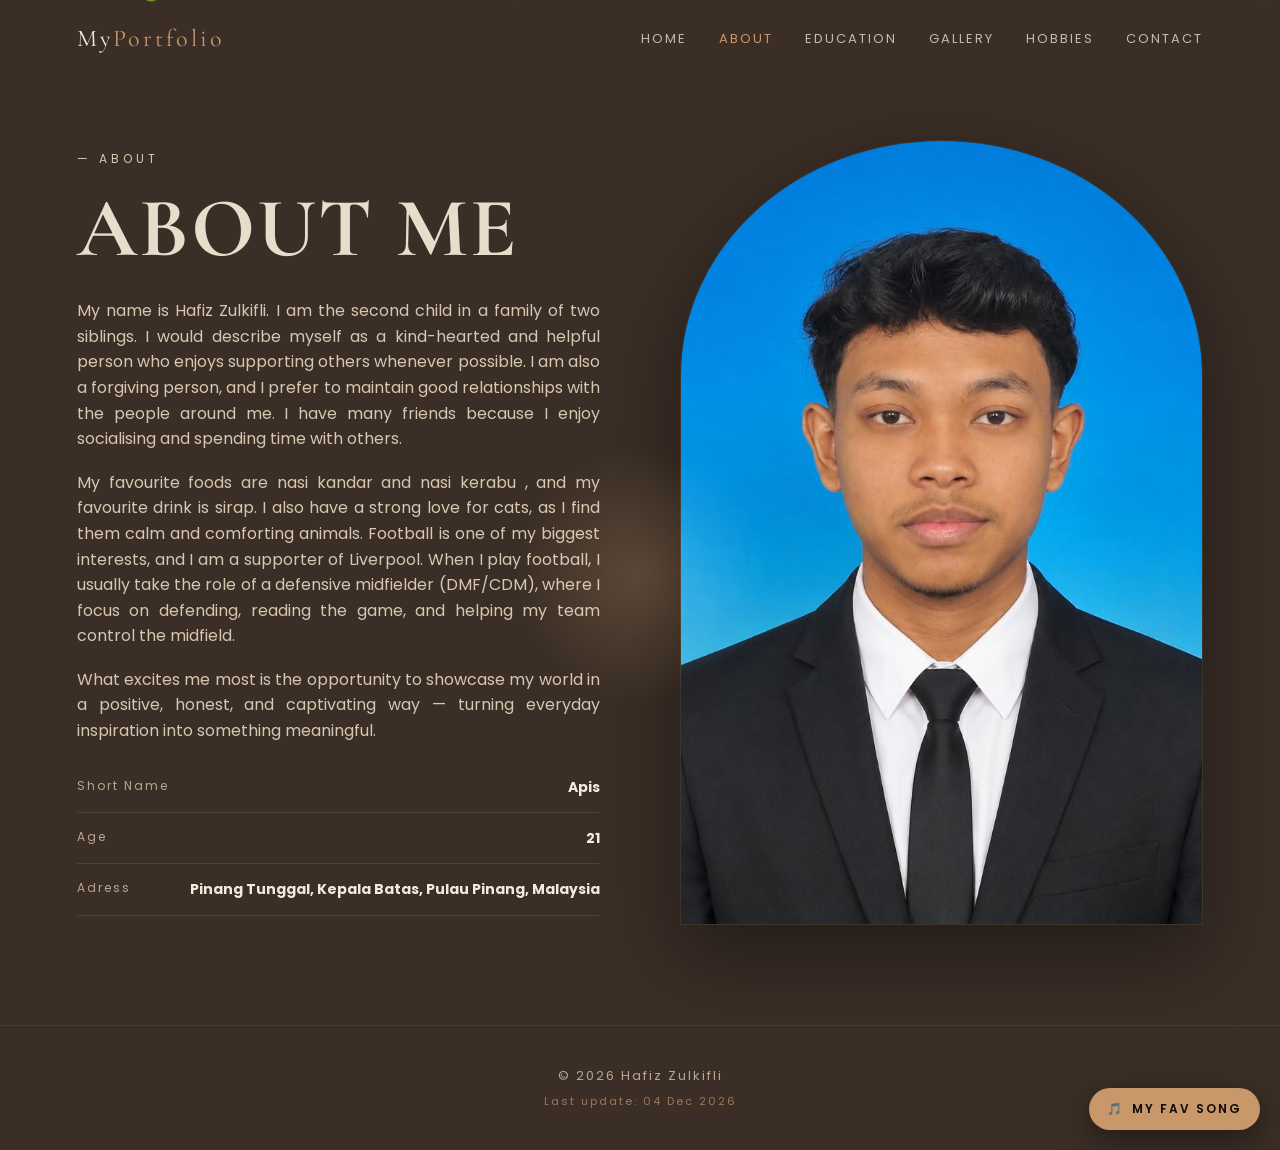
<file: about.html>
<!DOCTYPE html>
<html lang="en"><head>
<meta charset="UTF-8"><meta name="viewport" content="width=device-width,initial-scale=1">
<title>About Me</title>
<link rel="stylesheet" href="style.css">
<link href="https://fonts.googleapis.com/css2?family=Cormorant+Garamond:wght@400;600;700&family=Poppins:wght@300;400;500;600&display=swap" rel="stylesheet">
</head><body class="page-fade">

<!-- PERSISTENT MUSIC (on every page) -->
<audio id="bgMusic" src="death-bed.mp3" loop></audio>
<button id="musicToggle" class="music-toggle" title="My Fav Song">🎵 <span>MY FAV SONG</span></button>
<link rel="stylesheet" href="leaves.css">
<div class="leaves" aria-hidden="true"></div>
<div class="cursor-glow"></div>
<header class="nav">
  <a href="index.html" class="logo">My<span>Portfolio</span></a>
  <nav class="links">
    <a href="index.html">Home</a><a href="about.html" class="active">About</a>
    <a href="education.html">Education</a><a href="gallery.html">Gallery</a>
    <a href="hobbies.html">Hobbies</a><a href="contact.html">Contact</a>
  </nav><button class="burger"><span></span><span></span><span></span></button>
</header>

<section class="split">
  <div class="split-text reveal">
    <p class="kicker">— About</p>
    <h1 class="serif">ABOUT ME</h1>
    <p>My name is Hafiz Zulkifli. I am the second child in a family of two siblings. I would describe myself as a kind-hearted and helpful person who enjoys supporting others whenever possible. I am also a forgiving person, and I prefer to maintain good relationships with the people around me. I have many friends because I enjoy socialising and spending time with others.</p>	

<p>My favourite foods are nasi kandar and nasi kerabu , and my favourite drink is sirap. I also have a strong love for cats, as I find them calm and comforting animals. Football is one of my biggest interests, and I am a supporter of Liverpool. When I play football, I usually take the role of a defensive midfielder (DMF/CDM), where I focus on defending, reading the game, and helping my team control the midfield.
</p>
    <p>What excites me most is the opportunity to showcase my world in a positive, honest, and captivating way — turning everyday inspiration into something meaningful.</p>
    <div class="info-row"><span>Short Name</span><b>Apis</b></div>
    <div class="info-row"><span>Age</span><b>21</b></div>
    <div class="info-row"><span>Adress</span><b>Pinang Tunggal, Kepala Batas, Pulau Pinang, Malaysia</b></div>
  </div>
  <div class="split-img reveal">
    <div class="arch tall"><img src="personal.jpeg" alt="About"></div>
  </div>
</section>
<footer class="footer"><p>© 2026 Hafiz Zulkifli</p>
  <p class="last-update">Last update: <span id="lastUpdate"></span></p>
</footer>
<script src="script.js"></script>
<script src="leaves.js"></script>
</body></html>
</file>
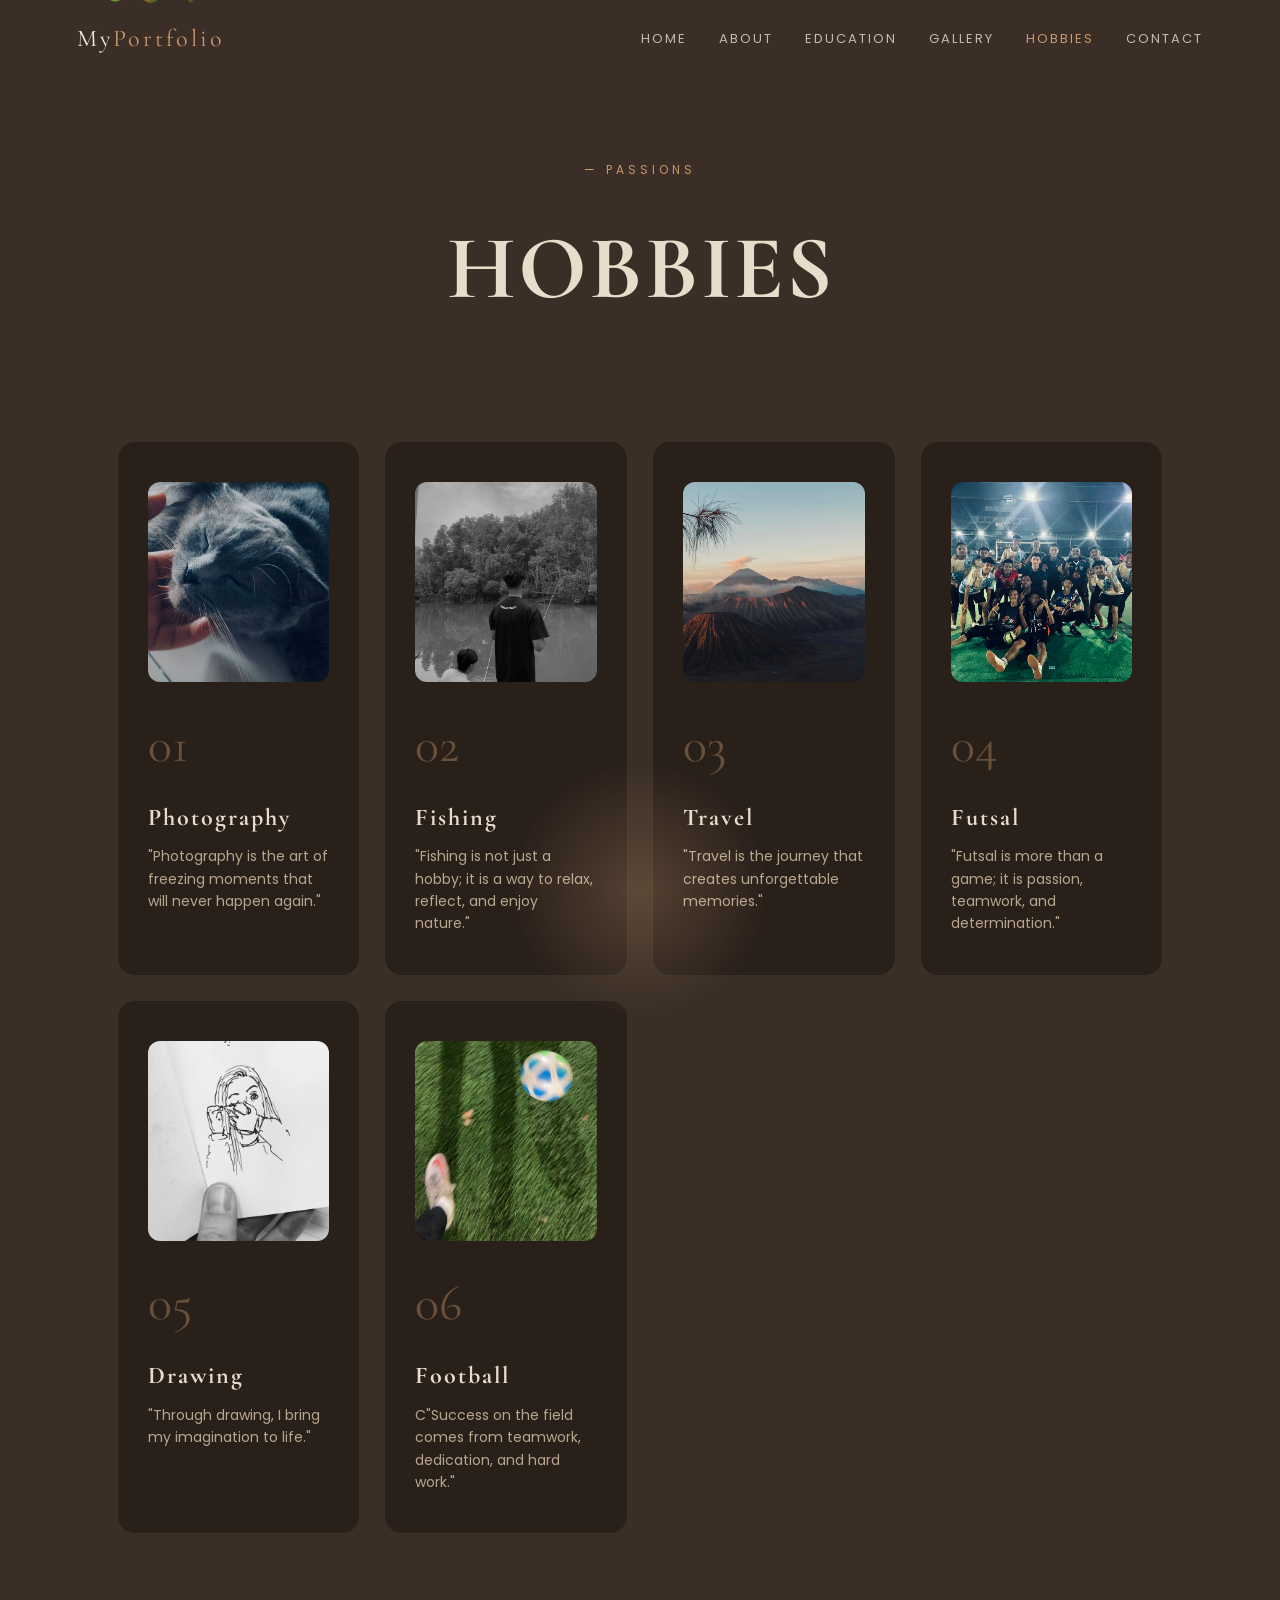
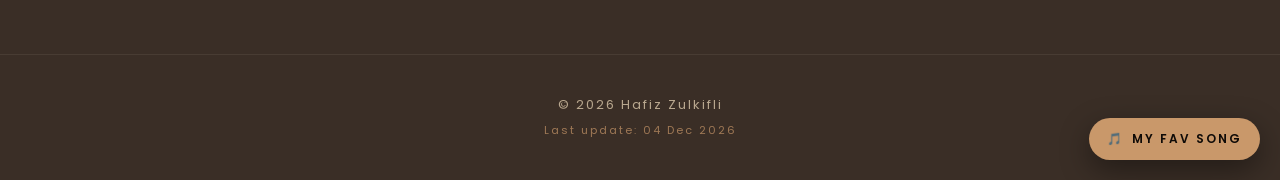
<file: hobbies.html>
<!DOCTYPE html>
<html lang="en"><head>
<meta charset="UTF-8"><meta name="viewport" content="width=device-width,initial-scale=1">
<title>Hobbies</title>
<link rel="stylesheet" href="style.css">
<link href="https://fonts.googleapis.com/css2?family=Cormorant+Garamond:wght@400;600;700&family=Poppins:wght@300;400;500;600&display=swap" rel="stylesheet">
<div class="leaves" aria-hidden="true"></div>
</head><body class="page-fade">
<link rel="stylesheet" href="leaves.css">
<div class="cursor-glow"></div>
<div class="leaves" aria-hidden="true"></div>

<audio id="bgMusic" src="death-bed.mp3" loop></audio>
<button id="musicToggle" class="music-toggle" title="My Fav Song">🎵 <span>MY FAV SONG</span></button>

<header class="nav">
  <a href="index.html" class="logo">My<span>Portfolio</span></a>
  <nav class="links">
    <a href="index.html">Home</a><a href="about.html">About</a>
    <a href="education.html">Education</a><a href="gallery.html">Gallery</a>
    <a href="hobbies.html" class="active">Hobbies</a><a href="contact.html">Contact</a>
  </nav><button class="burger"><span></span><span></span><span></span></button>
</header>

<section class="page-head">
  <p class="kicker">— Passions</p>
  <h1 class="serif">HOBBIES</h1>
</section>

<section class="hobbies">
  <div class="h-card reveal"><img src="hobby5.jpeg"alt="Photography"><span>01</span><h3>Photography</h3><p>"Photography is the art of freezing moments that will never happen again."</p></div>
  <div class="h-card reveal"> <img src="hobby2.jpeg" alt="fishing"><span>02</span><h3>Fishing<h3></h3><p>"Fishing is not just a hobby; it is a way to relax, reflect, and enjoy nature."</p></div>
  <div class="h-card reveal"><img src="hobby1.jpeg" alt="Travel"><span>03</span><h3>Travel</h3><p>"Travel is the journey that creates unforgettable memories."</p></div>
  <div class="h-card reveal"> <img src="hobby3.jpeg" alt="futsal"><span>04</span><h3>Futsal</h3><p>"Futsal is more than a game; it is passion, teamwork, and determination."</p></div>
  <div class="h-card reveal"> <img src="hobby4.jpeg" alt="drawing"><span>05</span><h3>Drawing</h3><p>"Through drawing, I bring my imagination to life."</p></div>
  <div class="h-card reveal"> <img src="hobby6.jpeg" alt="Design"><span>06</span><h3>Football</h3><p>C"Success on the field comes from teamwork, dedication, and hard work."</p></div>
</section>
<footer class="footer">
  <p>© 2026 Hafiz Zulkifli</p>
  <p class="last-update">Last update: <span id="lastUpdate"></span></p>
</footer>
<script src="script.js"></script>
<script src="leaves.js"></script>

</body></html>
</file>
<file: style.css>
*{margin:0;padding:0;box-sizing:border-box}
:root{
  --bg:#3a2e26;          /* dark brown */
  --bg-2:#2a201a;
  --cream:#e8dccb;       /* warm cream */
  --cream-2:#d6c7b0;
  --black:#0e0a07;
  --text:#f3ead9;
  --muted:#b8a78e;
  --accent:#c9986a;
}
html{scroll-behavior:smooth}
body{
  font-family:'Poppins',sans-serif;
  background:var(--bg);color:var(--text);
  overflow-x:hidden;line-height:1.6;
  cursor:none;
}
a{color:inherit;text-decoration:none}
.serif,h1,h2,h3{font-family:'Cormorant Garamond',serif;letter-spacing:2px}

/* cursor */
.cursor-glow{
  position:fixed;width:300px;height:300px;border-radius:50%;
  background:radial-gradient(circle,rgba(201,152,106,.25),transparent 60%);
  pointer-events:none;transform:translate(-50%,-50%);
  left:var(--mx,50%);top:var(--my,50%);z-index:9999;
  transition:width .3s,height .3s;mix-blend-mode:screen;
}

/* page transitions */
.page-fade{animation:pageIn .8s ease both}
@keyframes pageIn{from{opacity:0;transform:translateY(20px);filter:blur(8px)}to{opacity:1;transform:none;filter:none}}

/* NAV */
.nav{
  position:fixed;top:0;left:0;right:0;z-index:100;
  display:flex;justify-content:space-between;align-items:center;
  padding:20px 6%;transition:.4s;
}
.nav.scrolled{background:rgba(14,10,7,.75);backdrop-filter:blur(14px);padding:14px 6%}
.logo{font-family:'Cormorant Garamond',serif;font-size:24px;letter-spacing:3px}
.logo span{color:var(--accent)}
.links{display:flex;gap:32px}
.links a{font-size:13px;letter-spacing:2px;text-transform:uppercase;opacity:.75;position:relative;padding:6px 0}
.links a.active,.links a:hover{opacity:1;color:var(--accent)}
.links a::after{content:'';position:absolute;left:0;bottom:0;width:0;height:1px;background:var(--accent);transition:.3s}
.links a:hover::after{width:100%}
.burger{display:none;background:none;border:0;flex-direction:column;gap:5px;cursor:pointer}
.burger span{width:26px;height:2px;background:var(--cream)}

/* HERO */
.hero{position:relative;min-height:100vh;display:flex;align-items:center;padding:140px 6% 80px;overflow:hidden}
.hero-shape{position:absolute;top:-100px;right:-100px;width:500px;height:500px;border-radius:50%;background:radial-gradient(circle,var(--accent),transparent 70%);opacity:.15;filter:blur(40px)}
.hero-grid{display:grid;grid-template-columns:1fr 1fr;gap:60px;align-items:center;width:100%;max-width:1200px;margin:auto;position:relative;z-index:2}
.arch{
  width:100%;aspect-ratio:3/4;
  border-top-left-radius:50% 30%;border-top-right-radius:50% 30%;
  overflow:hidden;background:var(--bg-2);
  box-shadow:0 30px 80px rgba(0,0,0,.4);
  border:1px solid rgba(232,220,203,.1);
}
.arch.tall{aspect-ratio:3/4.5}
.arch img{width:100%;height:100%;object-fit:cover;transition:transform 1.2s}
.arch:hover img{transform:scale(1.08)}
.hero-img{position:relative}
.dot{position:absolute;border-radius:50%;background:var(--cream-2);opacity:.6}
.dot-1{width:14px;height:14px;top:10%;left:-20px}
.dot-2{width:60px;height:60px;bottom:5%;right:-20px;background:var(--accent);opacity:.4}
.kicker{font-size:12px;letter-spacing:4px;text-transform:uppercase;color:var(--accent);margin-bottom:18px}
.hero-text h1{font-size:clamp(54px,8vw,110px);line-height:.95;color:var(--cream);margin-bottom:24px}
.badge{display:inline-block;padding:10px 22px;border:1px solid var(--cream);border-radius:30px;font-size:11px;letter-spacing:3px;margin-bottom:30px}
.socials{display:flex;gap:14px}
.socials a{width:42px;height:42px;border:1px solid rgba(232,220,203,.3);border-radius:50%;display:grid;place-items:center;font-size:11px;letter-spacing:1px;transition:.3s}
.socials a:hover{background:var(--accent);border-color:var(--accent);color:var(--black);transform:translateY(-3px)}
.watermark{
  position:absolute;bottom:-40px;left:50%;transform:translateX(-50%);
  font-size:22vw;color:rgba(232,220,203,.04);font-weight:700;
  pointer-events:none;white-space:nowrap;letter-spacing:10px;
}

/* HIGHLIGHTS */
.highlights{display:grid;grid-template-columns:repeat(auto-fit,minmax(260px,1fr));gap:24px;padding:80px 6%;max-width:1200px;margin:auto}
.card{background:var(--bg-2);padding:40px 30px;border-radius:20px;border:1px solid rgba(232,220,203,.08);transition:.4s}
.card:hover{transform:translateY(-8px);border-color:var(--accent)}
.card h3{font-size:26px;color:var(--cream);margin-bottom:12px}
.card p{color:var(--muted);margin-bottom:18px;font-size:14px}
.card a{color:var(--accent);font-size:13px;letter-spacing:2px}

/* PAGE HEAD */
.page-head{padding:160px 6% 60px;text-align:center}
.page-head h1{font-size:clamp(50px,8vw,90px);color:var(--cream)}

/* SPLIT (about/contact) */
.split,.contact-wrap{display:grid;grid-template-columns:1fr 1fr;gap:80px;padding:140px 6% 100px;max-width:1300px;margin:auto;align-items:center}
.split-text h1,.contact-text h1{font-size:clamp(48px,7vw,84px);color:var(--cream);margin:14px 0 28px;line-height:1}
.split-text p{margin-bottom:18px;color:var(--cream-2)}
.info-row,.c-row{display:flex;justify-content:space-between;padding:14px 0;border-bottom:1px solid rgba(232,220,203,.1);font-size:14px}
.info-row span,.c-row span{color:var(--muted);letter-spacing:2px;font-size:12px}
.contact-text .sub{color:var(--accent);letter-spacing:4px;margin-bottom:30px;font-size:14px}
.contact-text .socials{margin-top:30px}
.music-btn{
    background: var(--accent);
    color: var(--black);
    border: none;
    padding: 10px 20px;
    border-radius: 30px;
    font-size: 14px;
    font-weight: 600;
    cursor: pointer;
    transition: 0.3s;
}

.music-btn:hover{
    transform: translateY(-3px);
    opacity: 0.9;
}

.music-box{
    margin-top: 20px;
    padding: 20px;
    background: var(--bg-2);
    border: 1px solid rgba(232,220,203,.1);
    border-radius: 15px;
}

.music-box h3{
    color: var(--cream);
    margin-bottom: 10px;
}

.music-box p{
    color: var(--muted);
    margin-bottom: 15px;
}

/* TIMELINE */
.timeline{max-width:900px;margin:auto;padding:40px 6% 120px;position:relative}
.timeline::before{content:'';position:absolute;left:50%;top:0;bottom:0;width:1px;background:rgba(232,220,203,.15)}
.t-item{display:grid;grid-template-columns:1fr 1fr;gap:40px;margin-bottom:60px;align-items:center}
.t-item:nth-child(even){direction:rtl}
.t-item:nth-child(even) .t-card{direction:ltr}
.t-year{font-family:'Cormorant Garamond',serif;font-size:32px;color:var(--accent);text-align:right}
.t-item:nth-child(even) .t-year{text-align:left}
.t-card{background:var(--bg-2);padding:28px;border-radius:16px;border:1px solid rgba(232,220,203,.08)}
.t-card h3{color:var(--cream);font-size:22px;margin-bottom:8px}
.t-card p{color:var(--muted);font-size:14px}

/* GALLERY */
.gallery{columns:3;column-gap:20px;padding:40px 6% 100px;max-width:1300px;margin:auto}
.g-item{break-inside:avoid;margin-bottom:20px;border-radius:14px;overflow:hidden;background:var(--bg-2)}
.g-item img{width:100%;display:block;transition:transform 1s}
.g-item:hover img{transform:scale(1.06)}
.g-item.tall img{aspect-ratio:3/4;object-fit:cover}


/* HOBBIES */
.hobbies{display:grid;grid-template-columns:repeat(auto-fit,minmax(240px,1fr));gap:24px;padding:40px 6% 120px;max-width:1200px;margin:auto}
.h-card{background:var(--bg-2);padding:40px 30px;border-radius:18px;border:1px solid rgba(232,220,203,.08);position:relative;transition:.4s}
.h-card span{font-family:'Cormorant Garamond',serif;font-size:50px;color:var(--accent);opacity:.4;display:block;margin-bottom:14px}
.h-card h3{color:var(--cream);font-size:24px;margin-bottom:8px}
.h-card p{color:var(--muted);font-size:14px}
.h-card:hover{transform:translateY(-10px);border-color:var(--accent);background:var(--bg)}

.h-card{
    overflow:hidden;
}

.h-card img{
    width:100%;
    height:200px;
    object-fit:cover;
    border-radius:12px;
    margin-bottom:15px;
    transition:0.5s ease;
}

.h-card:hover img{
    transform:scale(1.08);
}

/* REVEAL */
.reveal{opacity:0;transform:translateY(40px);transition:opacity 1s,transform 1s}
.reveal.visible{opacity:1;transform:none}

/* FOOTER */
.footer{text-align:center;padding:40px 6%;border-top:1px solid rgba(232,220,203,.08);color:var(--muted);font-size:13px;letter-spacing:2px}

/* MOBILE */
@media(max-width:880px){
  .burger{display:flex}
  .links{position:fixed;inset:0;background:var(--black);flex-direction:column;justify-content:center;align-items:center;gap:30px;font-size:18px;clip-path:circle(0 at top right);transition:.6s}
  .links.open{clip-path:circle(150% at top right)}
  .hero-grid,.split,.contact-wrap{grid-template-columns:1fr;gap:40px}
  .timeline::before{left:20px}
  .t-item{grid-template-columns:80px 1fr;direction:ltr!important}
  .t-year{text-align:left!important;font-size:22px}
  .gallery{columns:2}
}
@media(max-width:520px){.gallery{columns:1}}

/* ===== BANNER ===== */
.banner{
  position:relative;min-height:70vh;display:flex;align-items:center;justify-content:center;
  text-align:center;padding:160px 6% 80px;overflow:hidden;
  background:
    linear-gradient(180deg,rgba(14,10,7,.55),rgba(58,46,38,.85)),
    url('img/profile.jpg') center/cover no-repeat fixed;
}
.banner-overlay{position:absolute;inset:0;background:radial-gradient(circle at 50% 30%,rgba(201,152,106,.18),transparent 60%)}
.banner-inner{position:relative;z-index:2;max-width:760px}
.banner-title{font-size:clamp(48px,9vw,110px);color:var(--cream);line-height:.95;margin:10px 0 16px}
.banner-sub{color:var(--cream-2);letter-spacing:2px;font-size:14px;margin-bottom:28px}
.banner-btn{
  display:inline-block;padding:13px 30px;border:1px solid var(--accent);border-radius:30px;
  color:var(--cream);font-size:12px;letter-spacing:3px;text-transform:uppercase;transition:.3s;
}
.banner-btn:hover{background:var(--accent);color:var(--black);transform:translateY(-3px)}

/* ===== MUSIC FLOATING TOGGLE ===== */
.music-toggle{
  position:fixed;right:20px;bottom:20px;z-index:9000;cursor:pointer;
  display:flex;align-items:center;gap:8px;padding:12px 18px;border:none;border-radius:30px;
  background:var(--accent);color:var(--black);font-family:'Poppins',sans-serif;
  font-size:12px;font-weight:600;letter-spacing:2px;box-shadow:0 10px 30px rgba(0,0,0,.4);transition:.3s;
}
.music-toggle:hover{transform:translateY(-3px)}
.music-toggle.playing{animation:pulse 1.4s infinite}
@keyframes pulse{0%,100%{box-shadow:0 0 0 0 rgba(201,152,106,.5)}50%{box-shadow:0 0 0 12px rgba(201,152,106,0)}}

/* my fav song box (about) */
.music-box{cursor:pointer}
.music-box.playing{border-color:var(--accent)}
.music-status{display:inline-block;color:var(--accent);letter-spacing:2px;font-size:12px}

/* ===== GALLERY VIDEO ===== */
.gallery-video{max-width:1000px;margin:0 auto 40px;padding:0 6%}
.gallery-video video{width:100%;border-radius:16px;display:block;background:var(--bg-2);box-shadow:0 30px 80px rgba(0,0,0,.4)}

/* ===== NATURE LEAVES EFFECT ===== */
.leaves{position:fixed;inset:0;pointer-events:none;z-index:50;overflow:hidden}
.leaf{position:absolute;top:-40px;font-size:22px;opacity:.55;animation:fall linear infinite;will-change:transform}
@keyframes fall{
  0%{transform:translateY(-40px) rotate(0deg)}
  100%{transform:translateY(110vh) rotate(360deg)}
}


.split-text p,
.t-card p{
    text-align: justify;
}

/* last update line */
.footer .last-update{margin-top:6px;font-size:11px;opacity:.7;color:var(--accent)}
</file>
<file: leaves.css>
/* === FALLING LEAVES ANIMATION === */
.leaves {
  position: fixed;
  inset: 0;
  width: 100%;
  height: 100%;
  pointer-events: none;
  overflow: hidden;
  z-index: 1;
}

.falling-leaf {
  position: absolute;
  top: -10vh;
  left: var(--left, 50vw);
  width: var(--size, 32px);
  height: var(--size, 32px);
  opacity: var(--opacity, 0.6);
  transform: rotate(var(--rot, 0deg));
  animation:
    leafFall var(--dur, 16s) linear infinite,
    leafSway calc(var(--dur, 16s) / 4) ease-in-out infinite alternate;
  animation-delay: var(--delay, 0s);
  filter: drop-shadow(0 4px 6px rgba(0, 0, 0, 0.15));
  will-change: transform;
}

.falling-leaf svg { width: 100%; height: 100%; display: block; }

@keyframes leafFall {
  0%   { transform: translate3d(0, -10vh, 0) rotate(var(--rot, 0deg)); }
  100% { transform: translate3d(0, 110vh, 0) rotate(calc(var(--rot, 0deg) + 540deg)); }
}

@keyframes leafSway {
  0%   { margin-left: 0; }
  100% { margin-left: var(--sway, 60px); }
}

/* Daun penjuru (statik + tiupan angin) */
.corner-leaves { position: fixed; inset: 0; pointer-events: none; z-index: 2; }
.leaf-deco {
  position: absolute;
  width: 220px;
  opacity: 0.85;
}
.leaf-tl {
  top: -30px; left: -40px;
  transform-origin: top left;
  animation: leafBreezeL 6s ease-in-out infinite alternate;
}
.leaf-br {
  bottom: -30px; right: -40px;
  transform: rotate(180deg);
  transform-origin: bottom right;
  animation: leafBreezeR 6s ease-in-out infinite alternate;
}
@keyframes leafBreezeL {
  0%   { transform: rotate(0deg) translateY(0); }
  100% { transform: rotate(4deg) translateY(6px); }
}
@keyframes leafBreezeR {
  0%   { transform: rotate(180deg) translateY(0); }
  100% { transform: rotate(184deg) translateY(6px); }
}

@media (prefers-reduced-motion: reduce) {
  .falling-leaf, .leaf-deco { animation: none !important; }
}
</file>
